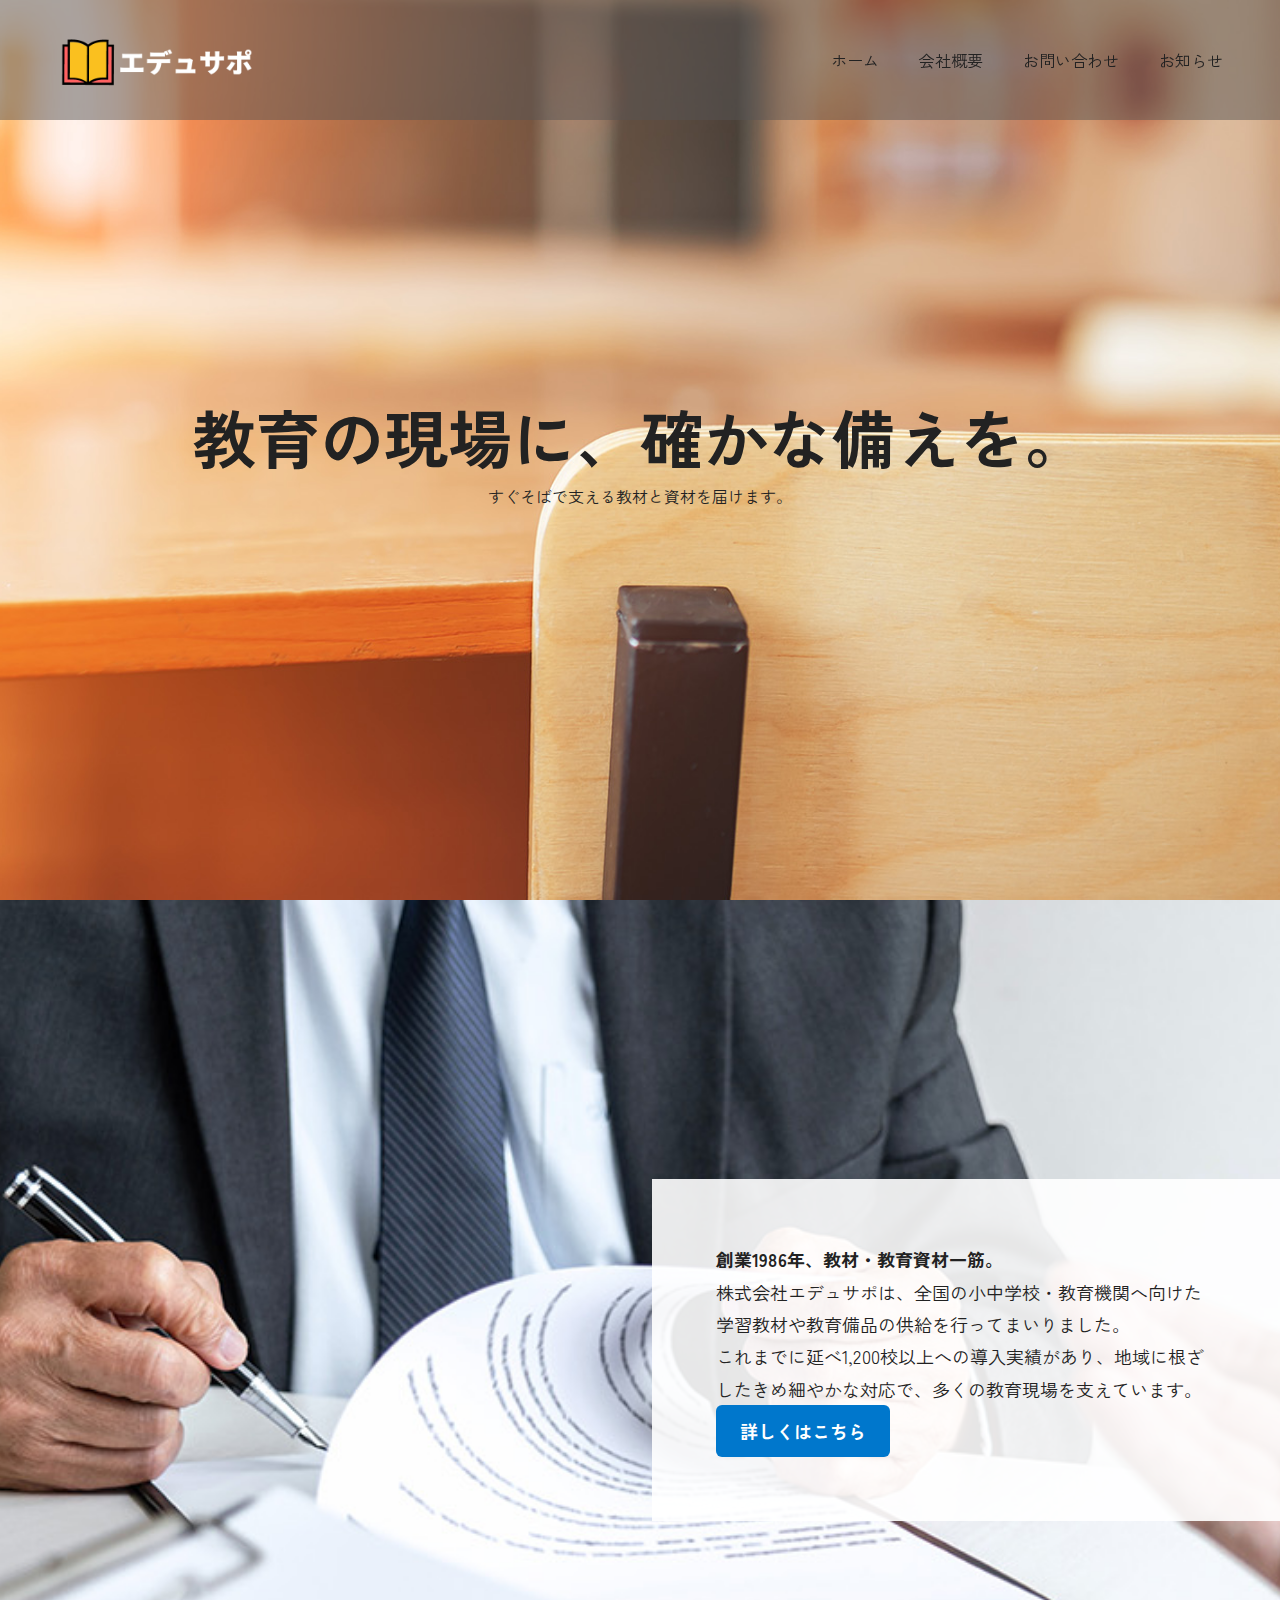
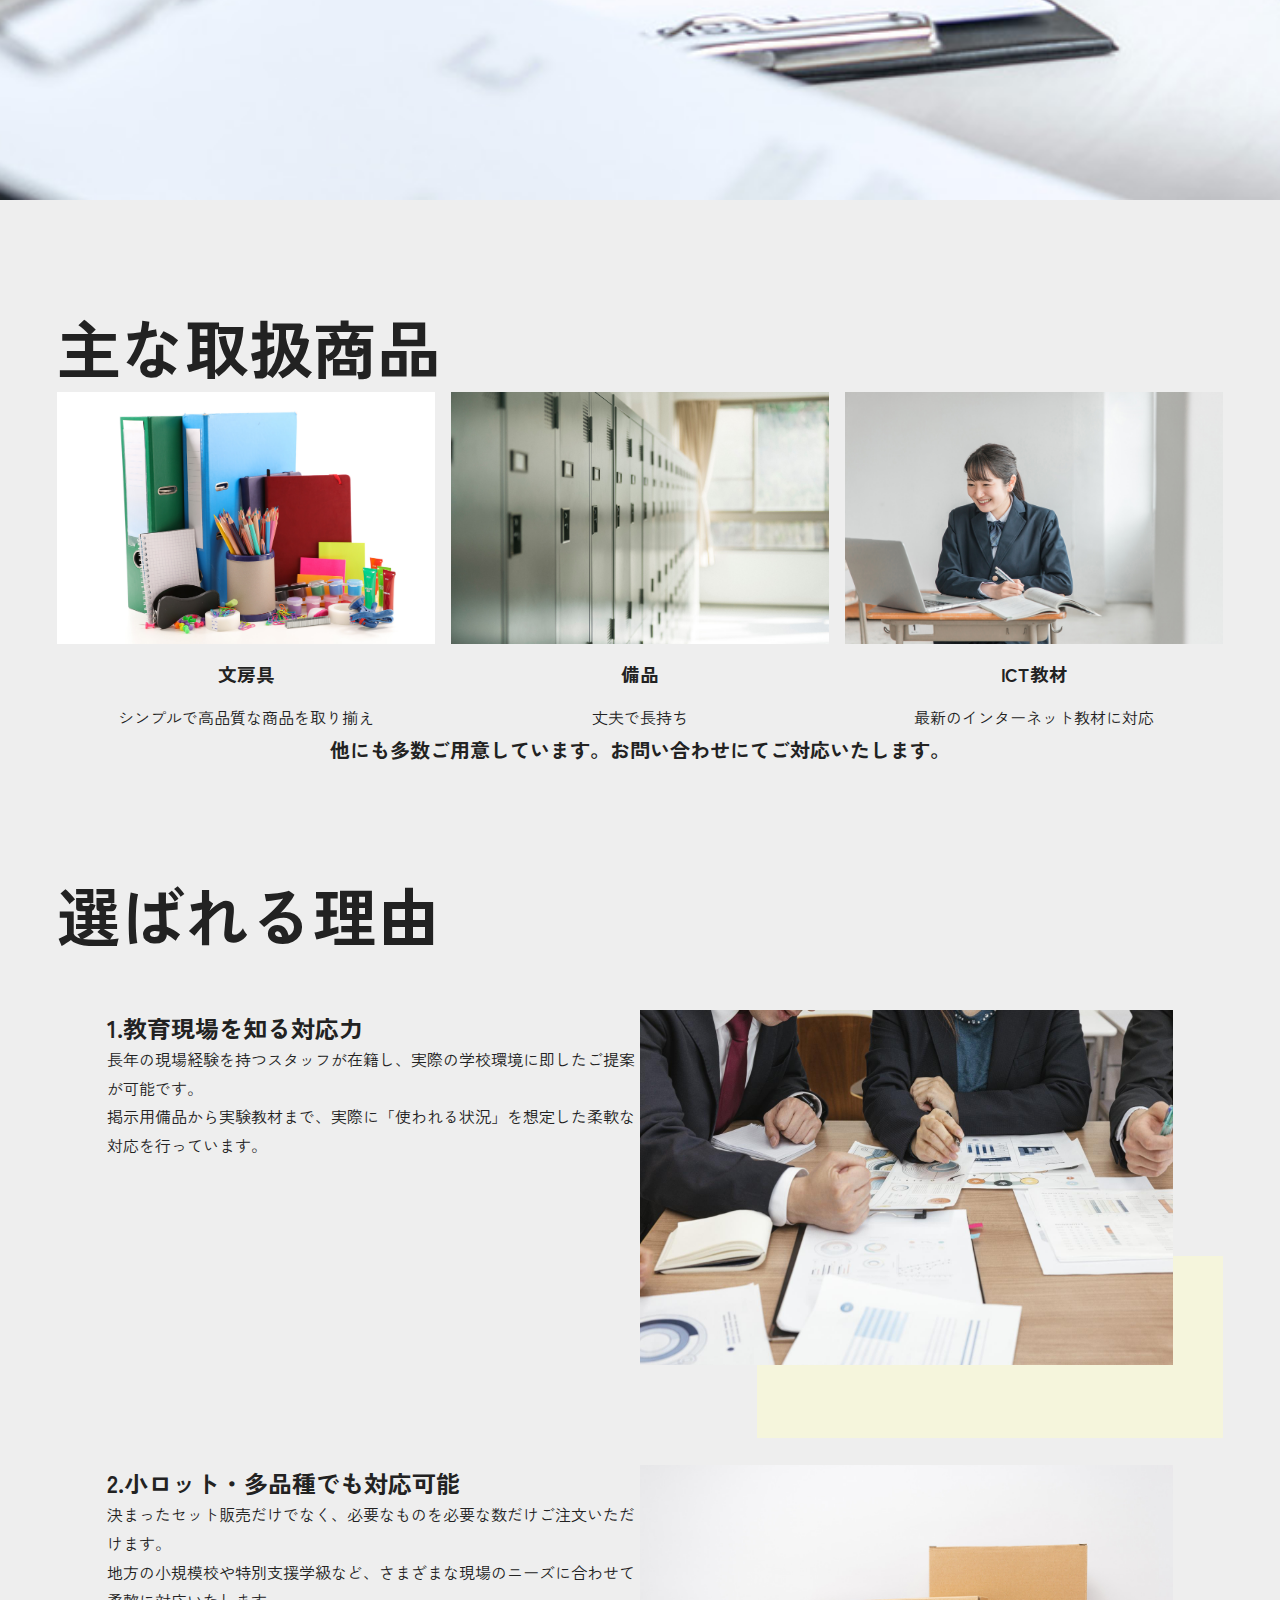
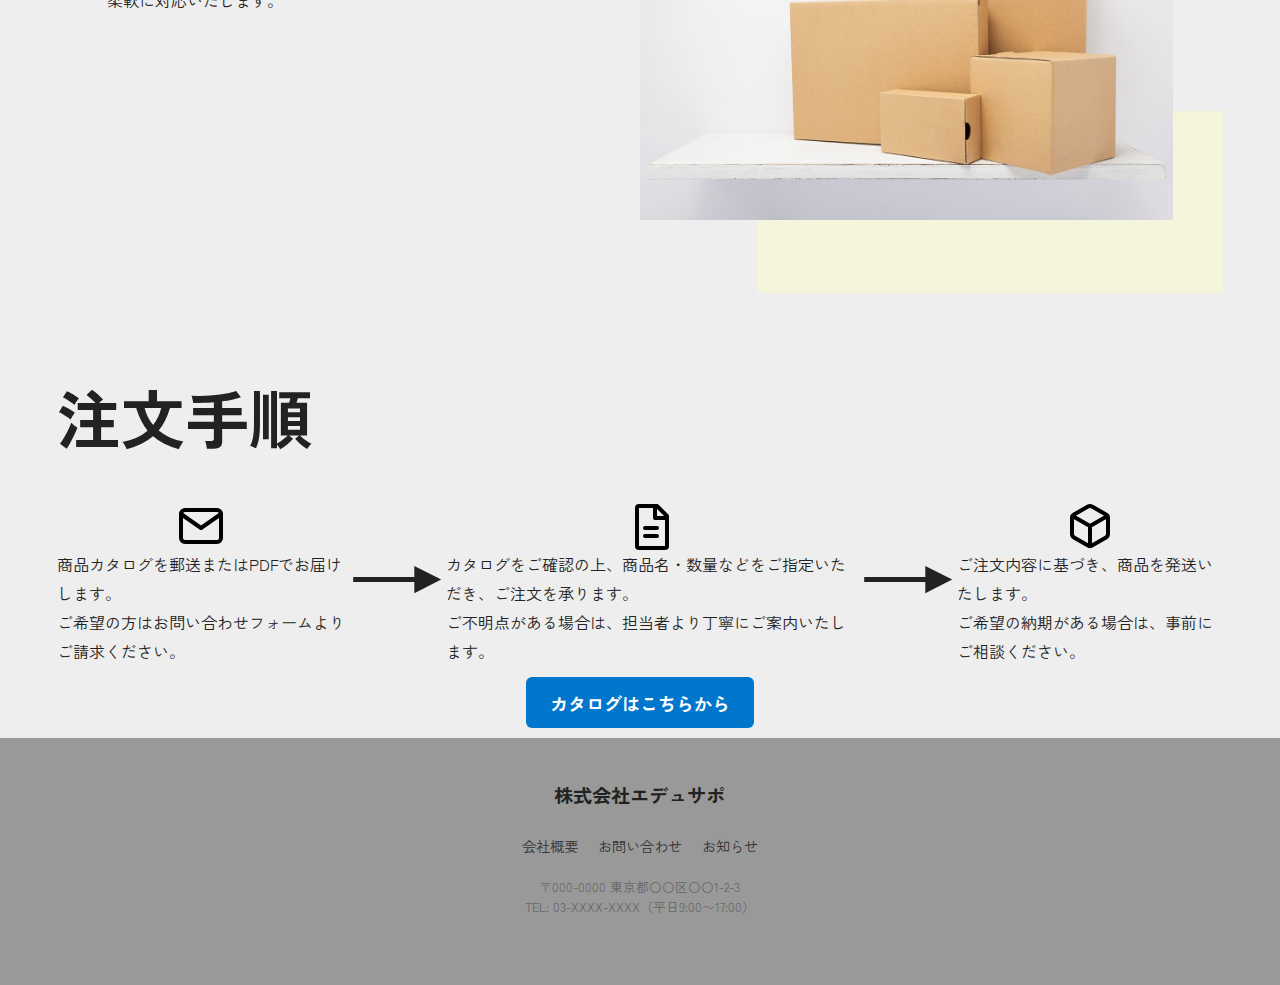
<file: index.html>
<!DOCTYPE html>
<html lang="ja">
<head>
    <meta charset="UTF-8">
	<meta name="viewport" content="width=device-width">
	<title>株式会社エデュサポ</title>
	<link href="style.css" rel="stylesheet">
    <link rel="preconnect" href="https://fonts.googleapis.com">
    <link rel="preconnect" href="https://fonts.gstatic.com" crossorigin>
    <link href="https://fonts.googleapis.com/css2?family=Zen+Kaku+Gothic+New&family=Zen+Maru+Gothic&display=swap" rel="stylesheet">
</head>
<body>
    <header class="header">
        <div class="header-container w-container">
            <a href="index.html">
                <img src="logo.png" alt="" width="200" height="50">
            </a>
            <nav>
                <ul>
                    <li><a href="index.html">ホーム</a></li>
                    <li><a href="company.html">会社概要</a></li>
                    <li><a href="contact.html">お問い合わせ</a></li>
                    <li><a href="news.html">お知らせ</a></li>
                </ul>
            </nav>
        </div>
    </header>

<section class="hero">
    <div class="hero-container w-container">
        <h1 class="herocopy">教育の現場に、確かな備えを。</h1>
        <p>すぐそばで支える教材と資材を届けます。</p>
    </div>
</section>
<section class="intro">
    <div class="intro-container">
        <div class="text-box">
           <p><strong> 創業1986年、教材・教育資材一筋。</strong></p>
           <p>株式会社エデュサポは、全国の小中学校・教育機関へ向けた学習教材や教育備品の供給を行ってまいりました。</p>
            <p>これまでに延べ1,200校以上への導入実績があり、地域に根ざしたきめ細やかな対応で、多くの教育現場を支えています。</p>
            <a href="company.html" class="btn">詳しくはこちら</a>
        </div>
        
    </div>
</section>
<section class="business w-container">
    <h1>主な取扱商品</h1>
        <div class="business-container">
            <div class="business-img"><img src="business3.jpg" alt="">
            <h3>文房具</h3>
            <p>シンプルで高品質な商品を取り揃え</p>
           </div>
            <div class="business-img"><img src="business2.jpg" alt="">
            <h3>備品</h3>
            <p>丈夫で長持ち</p>
           </div>
            <div class="business-img"><img src="business4.jpg" alt="">
            <h3>ICT教材</h3>
            <p>最新のインターネット教材に対応</p>
           </div>
       </div> 
       <p class="other"><strong>他にも多数ご用意しています。お問い合わせにてご対応いたします。</strong></p>
</section>
<section class="reason">
    <div class="w-container">
        <h1>選ばれる理由</h1>
    <div class="reason-box">
    <div class="reason-text">
    <h2>1.教育現場を知る対応力</h2>
    <p>長年の現場経験を持つスタッフが在籍し、実際の学校環境に即したご提案が可能です。</p>
    <p>掲示用備品から実験教材まで、実際に「使われる状況」を想定した柔軟な対応を行っています。</p>
    </div>
    <div class="reason-image">
    <img src="business7.jpg" alt="">
    </div>
    </div>
    <div class="reason-box">
   <div class="reason-text">
    <h2>2.小ロット・多品種でも対応可能</h2>
    <p>決まったセット販売だけでなく、必要なものを必要な数だけご注文いただけます。</p>
    <p>地方の小規模校や特別支援学級など、さまざまな現場のニーズに合わせて柔軟に対応いたします。</p>
    </div>
    <div class="reason-image">
    <img src="business8.jpg" alt="">
    </div>
   </div>
</div>
</section>
<section class="usage w-container">
    <h1>注文手順</h1>
    <div class="usage-container">
        <div class="usage-detail"><img src="mail-icon.svg" alt="">
        <p class="sp-text">お問い合わせ</p>
        <p class="pc-text">商品カタログを郵送またはPDFでお届けします。</p>
        <p class="pc-text">ご希望の方はお問い合わせフォームよりご請求ください。</p>
        </div>
        <div class="arrow">→</div>
        <div class="usage-detail"><img src="file-icon.svg" alt="">
        <p class="sp-text">注文</p>
        <p class="pc-text">カタログをご確認の上、商品名・数量などをご指定いただき、ご注文を承ります。</p>
        <p class="pc-text">ご不明点がある場合は、担当者より丁寧にご案内いたします。</p>
        </div>
        <div class="arrow">→</div>
        <div class="usage-detail"><img src="file-box.svg" alt="">
        <p class="sp-text">発送</p>
        <p class="pc-text">ご注文内容に基づき、商品を発送いたします。</p>
        <p class="pc-text">ご希望の納期がある場合は、事前にご相談ください。</p>
        </div>
    </div>
    <div class="catalog"><a href="contact.html" class="btn">カタログはこちらから</a></div>
</section>
<footer class="footer">
        <div class="footer-container w-container">
          <a href="index.html"><p class="footer-logo">株式会社エデュサポ</p></a>
          <ul class="footer-nav">
            <li><a href="company.html">会社概要</a></li>
            <li><a href="contact.html">お問い合わせ</a></li>
            <li><a href="news.html">お知らせ</a></li>
          </ul>
          <address>
            〒000-0000 東京都〇〇区〇〇1-2-3<br>
            TEL: 03-XXXX-XXXX（平日9:00〜17:00）
          </address>
          <small>© 2025 Edusapo Inc.</small>
        </div>
</footer>
</body>
</html>
</file>
<file: style.css>
@charset "UTF-8";
body {
	margin: 0;
	background-color: #eeeeee;
	color: #222222;
	font-family:"Zen Kaku Gothic New", sans-serif;
}

h1, h2, h3, h4, h5, h6, p, figure, ul {
	margin: 0;
	padding: 0;
	list-style: none;
}
h1{
  font-weight: bold;
  font-size: clamp(48px, 5vw, 68px);
 }
p {
	line-height: 1.8;
}

a {
	color: inherit;
	text-decoration: none;
}

a:hover {
	filter: brightness(90%) contrast(120%);
}
section:nth-of-type(n + 3){
  padding-top: 100px;
}
img {
	display: block;
	max-width: 100%;
	height: auto;
}
.w-container{
    width: min(92%,1166px);
    margin: auto;
}
header {
    background-color: rgba(85, 83, 83, 0.5); /* 白を50%の透明度で */
    position: fixed;
    top: 0;
    width: 100%;
    z-index: 1000;
  }
.header-container{
    display: flex;
    justify-content: space-between;
    align-items: center;
    height: 100%;
  }
.hero {
    height: 100vh;
    background-image: url('hero1.jpg');
    background-size: cover;
    background-position: center;
    display: flex;
    align-items: center;
    justify-content: center;
    color: #222222;
    text-align: center;
  }

nav ul{
    display: flex;
    gap: 40px;
}
.intro {
  height: 100vh;
  background-image: url('business6.jpg');
  background-size: cover;
  background-position: center;
  display: flex;
  align-items: center;
  justify-content: flex-end;
  color: #222222;
  font-size: 18px;
}
.text-box {
  background-color: rgba(255,255,255,0.9);
  padding: 4rem;
  max-width: 500px;
  margin-right: 0;
  text-align: left;
}
.business-container{
  display: flex;
  flex-direction: column;
}
.business-img {
  display: flex;
  flex-direction: column;
  align-items: center;
  text-align: center;
  gap: 1rem;
}
@media (min-width: 768px) {
  .business-container {
    flex-direction: row;
    justify-content: space-between;
    gap: 1rem;
  }
}
/*@media(min-width:768px){
  .business-container{
    flex-direction: row;
  }
/*.business-img{
    flex-wrap: nowrap;
    justify-content: space-between;
  }
}*/
/*.business-container h3,p{
  font-size: 20px;
  text-align: center;
}*/
.business{
  padding-top: 50px;
}
.reason-box{
  position: relative;
  display: flex;
  flex-direction: column;
  z-index: 0;
  padding: 50px;
}
.reason-box img{
  aspect-ratio: 3 / 2;

}
@media(min-width:768px){
  .reason-box{
    flex-direction: row;}
}
.reason-box::before{
  content: "";
  position: absolute;
  top: 65%;
  width: 40%;
  height: 40%;
  right: 0;
  background-color:#f5f5dc;
  z-index: -1;
}
.reason-text{
  flex: 1;
}
.reason-image{
  flex: 1;
}
.reason-text p{
  text-align: left;
}
.usage-container{
  margin-top: 40px;
  display: flex;
  justify-content: space-between;
}
.usage-container p{
  text-align: left;
}
.sp-text{
  font-weight: bold;
}
.pc-text{
  display: none;
}
@media (min-width: 768px) {
  .sp-text {
    display: none;
  }
  .pc-text {
    display: block;
  }
}
.arrow{
  align-items: center;
  font-size: 100px;
}
.usage-detail img{
  display: block;
  margin: auto;
}
.catalog{
  padding: 10px 0 10px 0; 
  font-size: 30px;
  text-align: center;
}
.footer{
  background: #8A8C8E;
}
.footer-container{
  display: flex;
  flex-direction: column;
}
.btn {
  display: inline-block;
  background-color: #0077cc;
  color: white;
  padding: 0.8rem 1.5rem;
  border-radius: 6px;
  font-weight: bold;
  font-size: 18px;
  text-align: center;
  transition: background-color 0.3s ease;
}

.btn:hover {
  background-color: #005fa3;
}

/*AI作成*/
.company-hero {
  position: relative;
  background-image: url('images/company.jpg'); /* ビルの写真をここに */
  background-size: cover;
  background-position: center;
  height: 100vh;
  display: flex;
  justify-content: center;
  align-items: center;
}

.company-card {
  background-color: rgba(255, 255, 255, 0.95);
  padding: 3rem;
  max-width: 600px;
  border-radius: 16px;
  box-shadow: 0 0 20px rgba(0,0,0,0.2);
}

.company-card h1 {
  font-size: 36px;
  margin-bottom: 2rem;
  text-align: center;
}

.company-card dl {
  display: grid;
  grid-template-columns: max-content 1fr;
  gap: 1rem 1.5rem;
}

.company-card dt {
  font-weight: bold;
}

.company-card dd {
  margin: 0;
}

/*.contact {
  padding: 100px 0;
}*/
.contact-form {
  display: flex;
  flex-direction: column;
  gap: 1rem;
  max-width: 600px;
  margin: auto;
}
.contact-form input,
.contact-form textarea {
  width: 100%;
  padding: 1rem;
  font-size: 16px;
  border: 1px solid #ccc;
  border-radius: 4px;
}
.contact-form label {
  font-weight: bold;
}
.contact {
  padding: 100px 0;
  background: linear-gradient(to bottom, #ffffff, #e3f2fd); /* 上が白→下が淡いブルー */
}
.contact h1{
  text-align: center;
}
.contact-form {
  background-color: rgba(255, 255, 255, 0.9);
  padding: 3rem;
  border-radius: 12px;
  box-shadow: 0 0 30px rgba(0,0,0,0.05);
  max-width: 600px;
  margin: auto;
  display: flex;
  flex-direction: column;
  gap: 1.5rem;
}
.other{
  text-align: center;
  font-size: 20px;
}
/* フッター全体に背景色と余白を設定 */
.footer {
  background-color: #999; /* やさしいグレー例 */
  padding: 40px 20px;
  text-align: center;
}

/* コンテナの横幅制御 */
.footer-container {
  max-width: 1200px;
  margin: 0 auto;
}

/* ロゴテキストにフォントサイズ調整 */
.footer-logo {
  font-size: 1.2rem;
  font-weight: bold;
  margin-bottom: 20px;
}

/* ナビゲーションのリストリセットと横並び */
.footer-nav {
  list-style: none;
  padding: 0;
  margin: 0 0 20px;
  display: flex;
  flex-wrap: wrap;
  justify-content: center;
}

.footer-nav li {
  margin: 0 10px;
}

.footer-nav a {
  color: #333;
  text-decoration: none;
  font-size: 0.9rem;
}

.footer-nav a:hover {
  text-decoration: underline;
}

/* アドレス表記のスタイル */
.footer address {
  font-style: normal;
  font-size: 0.8rem;
  line-height: 1.6;
  color: #666;
  margin-bottom: 10px;
}

/* コピーライトのサイズ調整 */
.footer small {
  display: block;
  font-size: 0.75rem;
  color: #999;
}
/* お知らせ一覧全体 */
.news {
  padding: 100px 0;
  background-color: #fff;
}

.news h1 {
  margin-bottom: 40px;
  text-align: center;
}

.news-list {
  list-style: none;
  padding: 0;
  max-width: 800px;
  margin: 0 auto;
}

.news-list li {
  border-bottom: 1px solid #ddd;
  padding: 20px 0;
}

.news-list li:last-child {
  border-bottom: none;
}

.news-list a {
  display: block;
  color: #333;
  text-decoration: none;
  transition: color 0.3s;
}

.news-list a:hover {
  color: #0077cc;
  text-decoration: underline;
}

.news-date {
  font-size: 0.8rem;
  color: #999;
  margin-bottom: 5px;
}

.news-title {
  font-size: 1rem;
  font-weight: bold;
}

/* お知らせ詳細ページ用 */
.news-detail {
  max-width: 800px;
  margin: 0 auto;
  padding: 80px 20px;
  background-color: #fff;
}

.news-detail h1 {
  font-size: 2rem;
  margin-bottom: 20px;
}

.news-detail .news-date {
  font-size: 0.8rem;
  color: #999;
  margin-bottom: 40px;
}

.news-detail p {
  line-height: 1.8;
}
</file>
